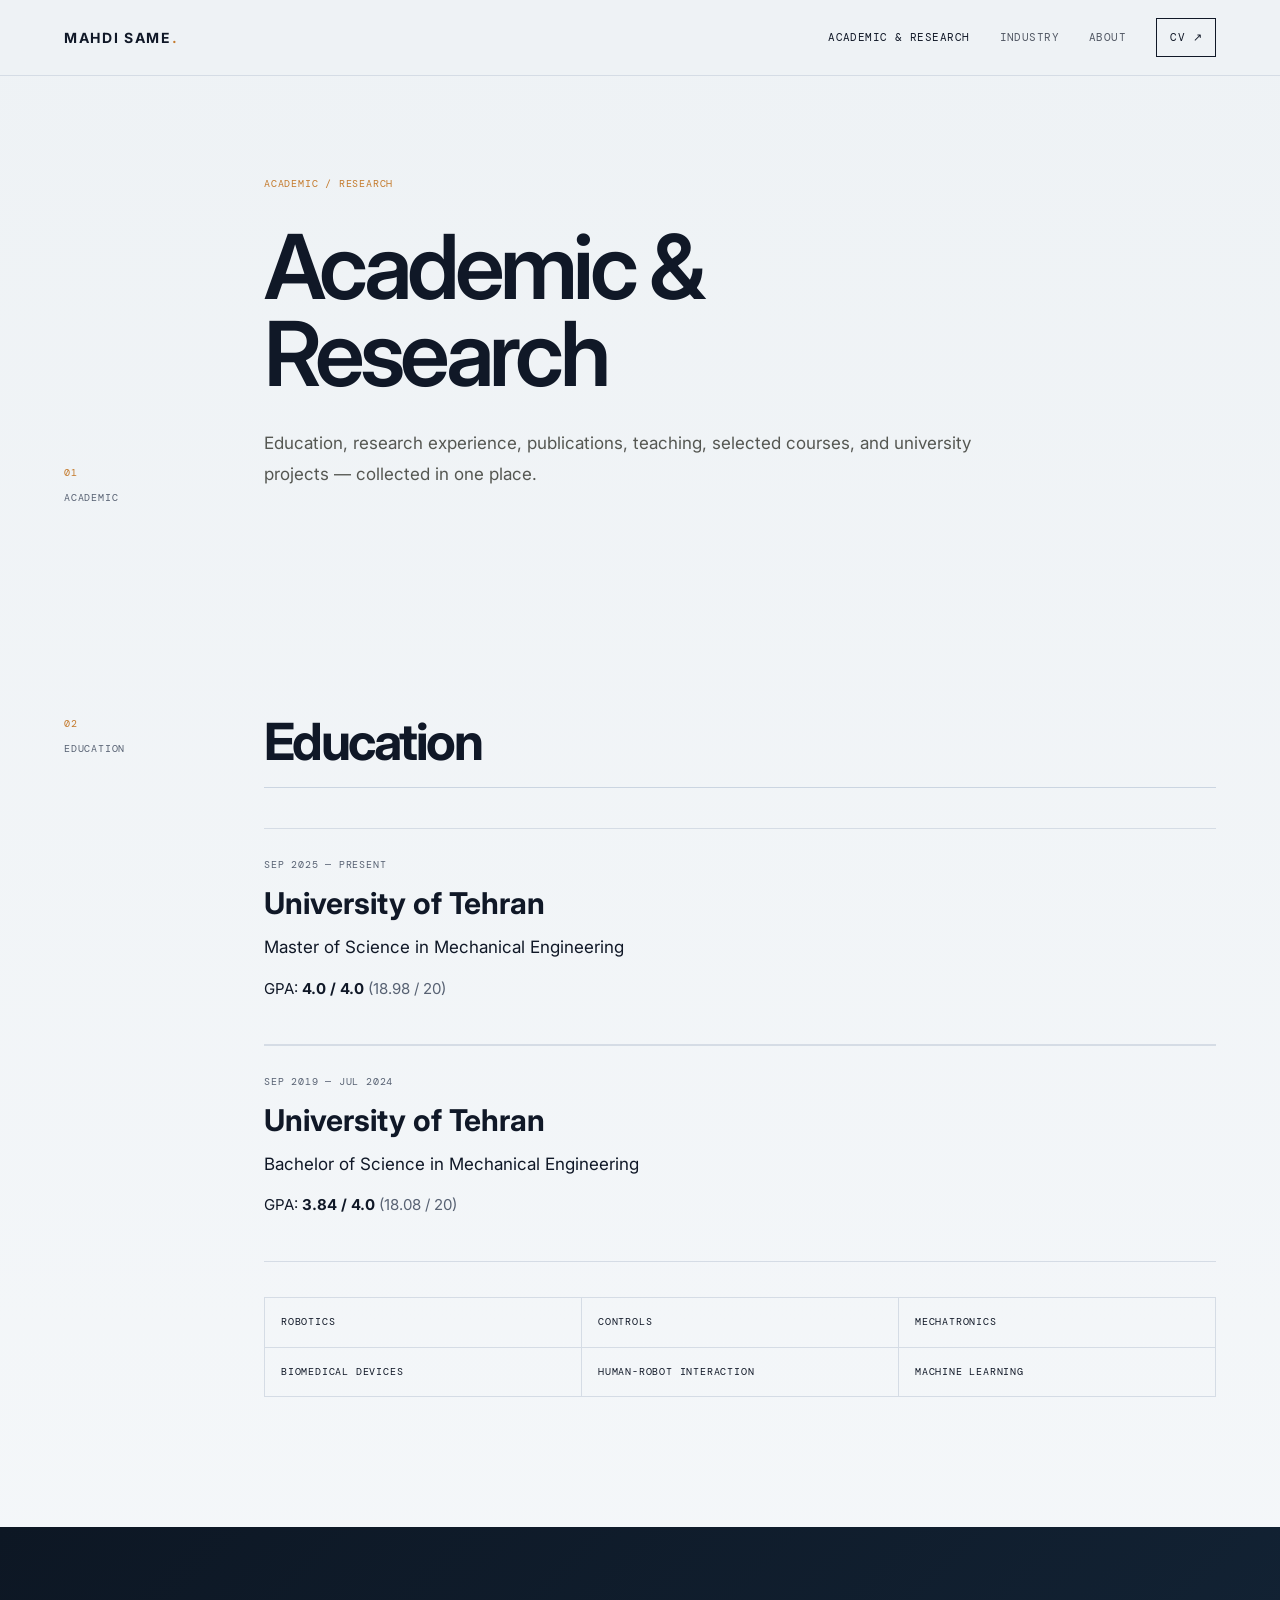
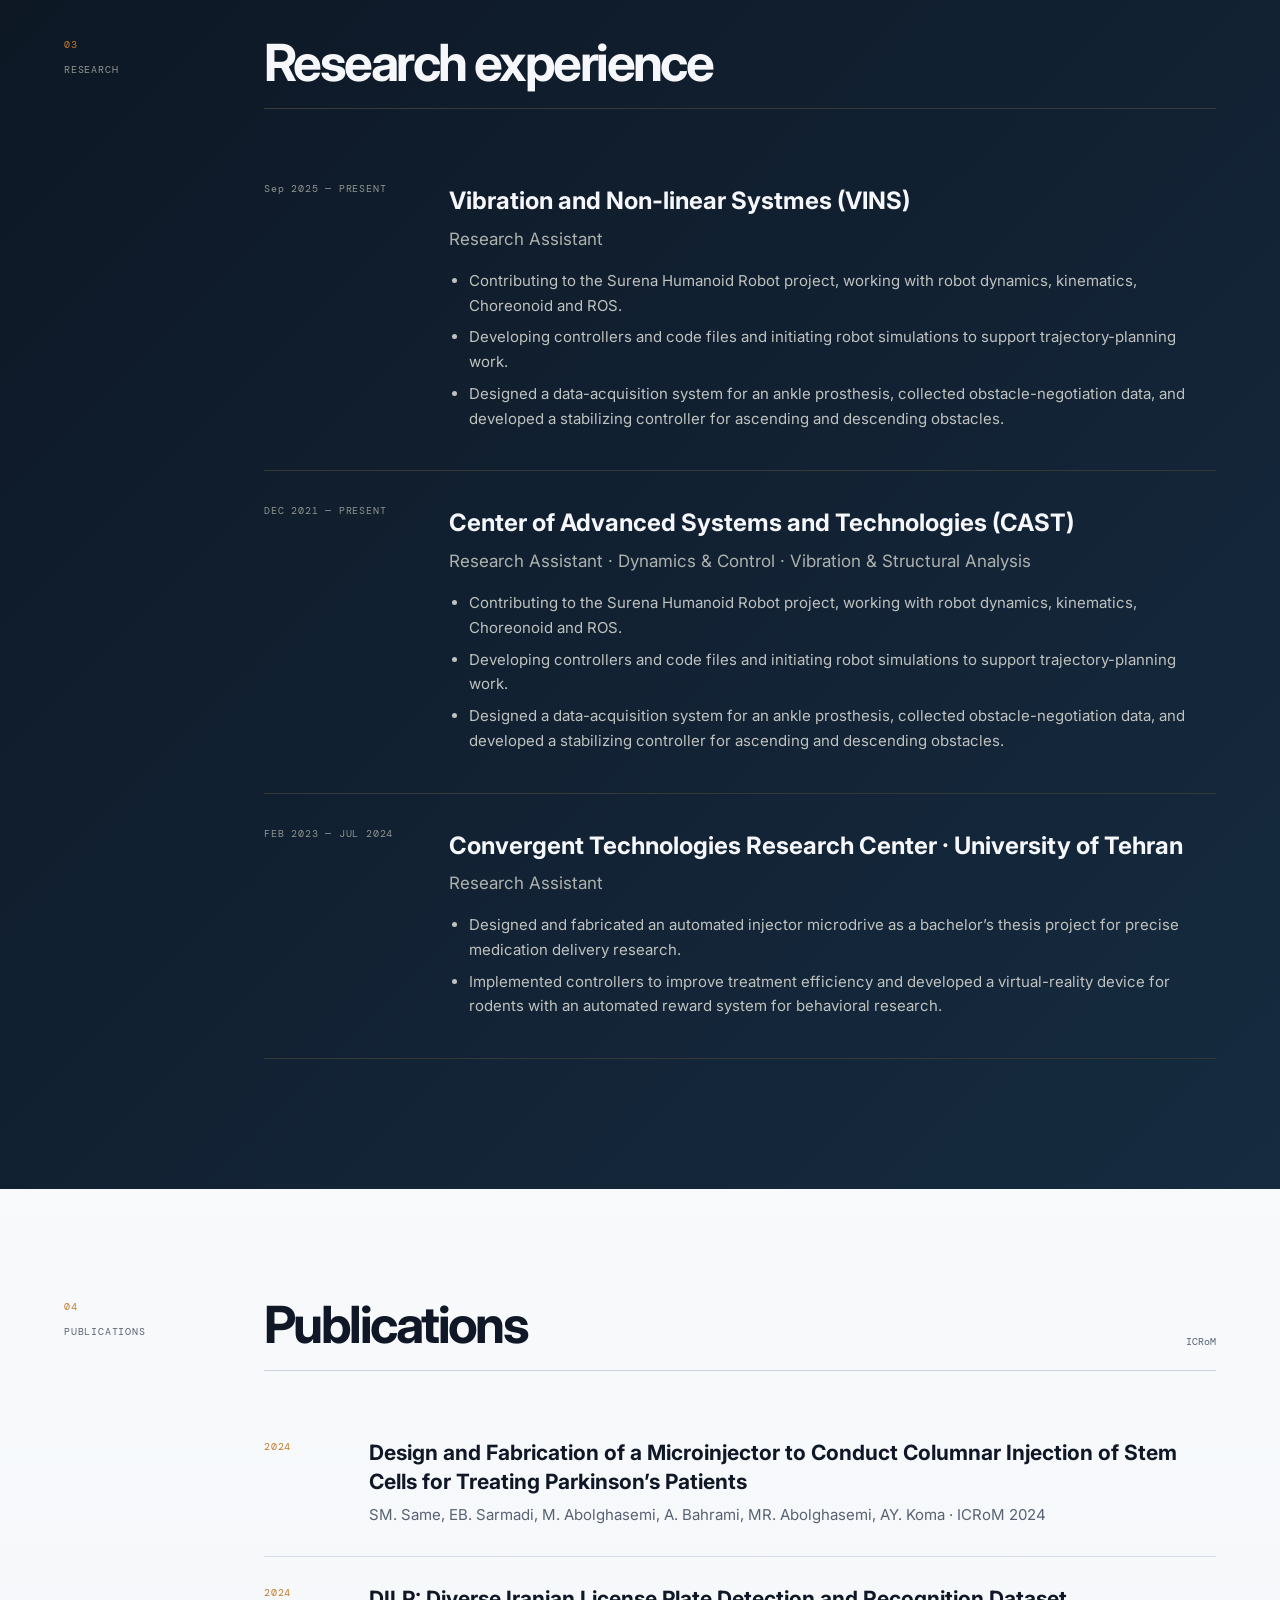
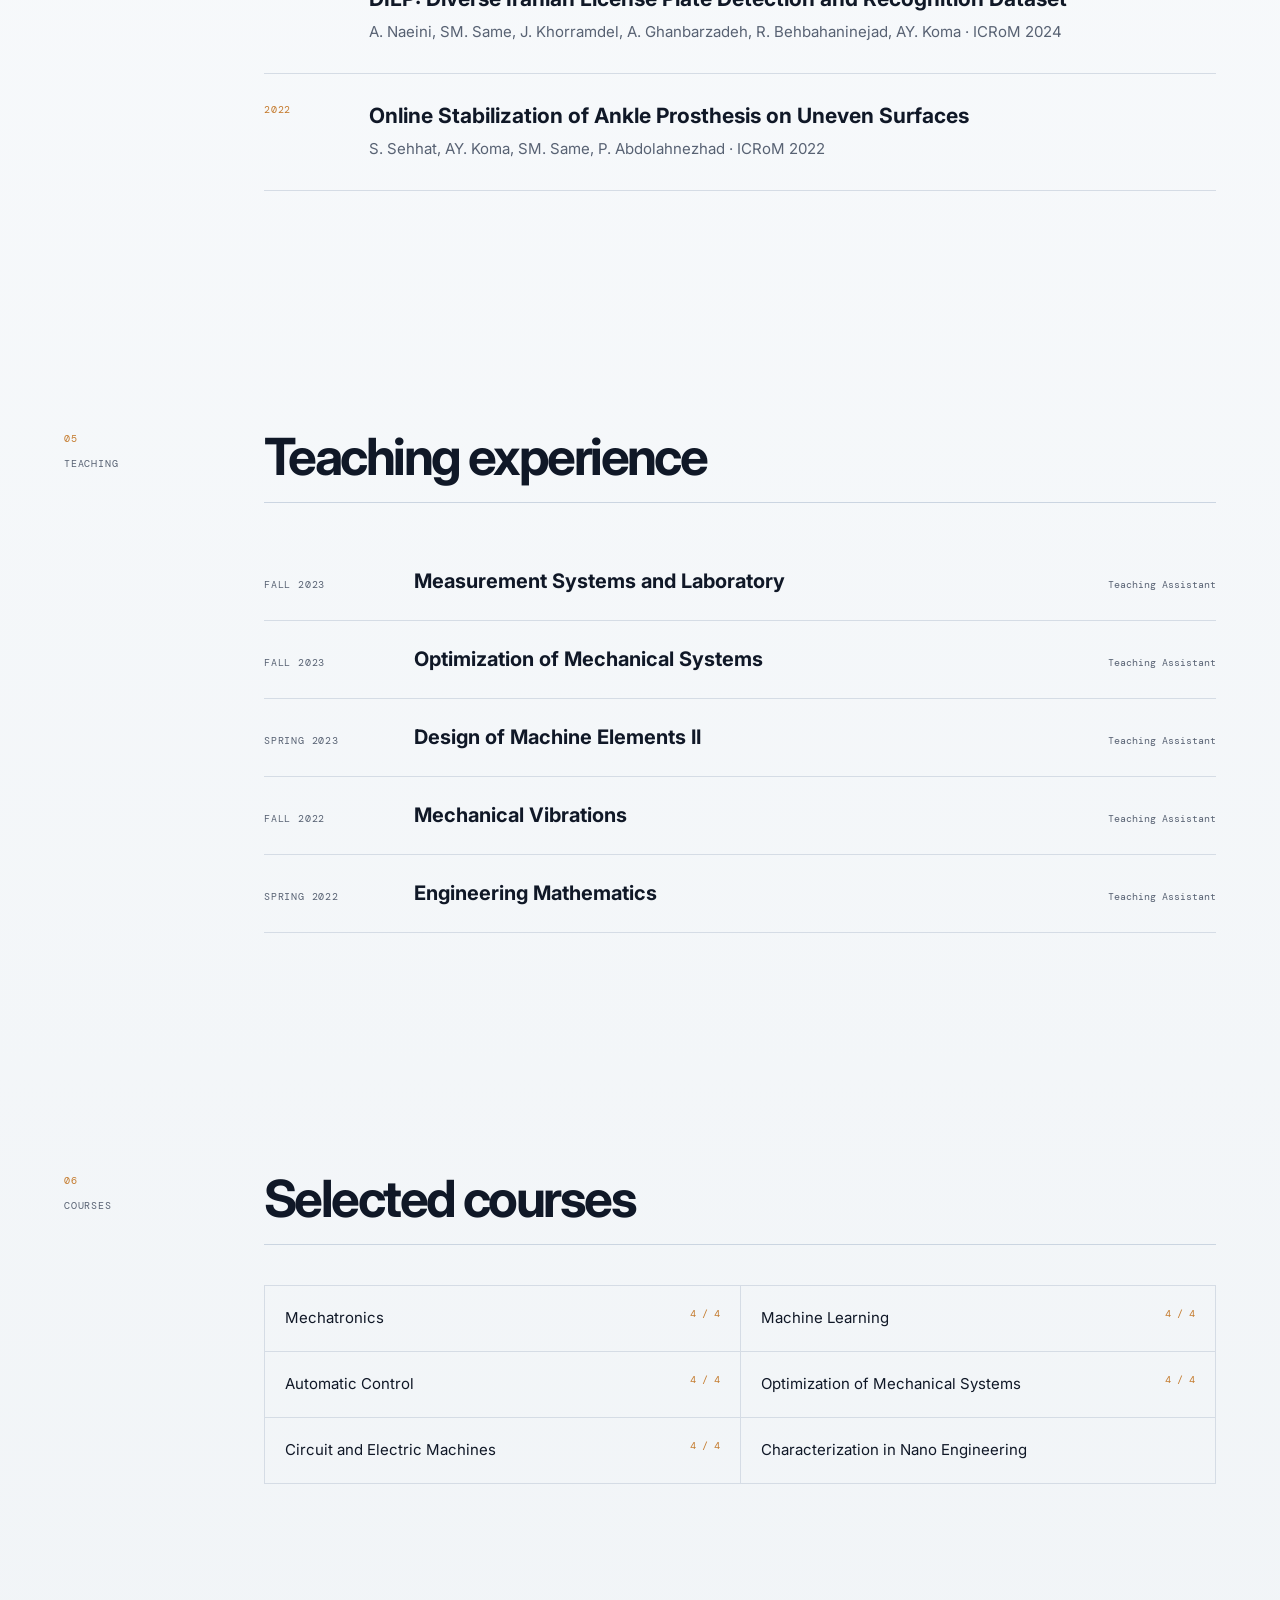
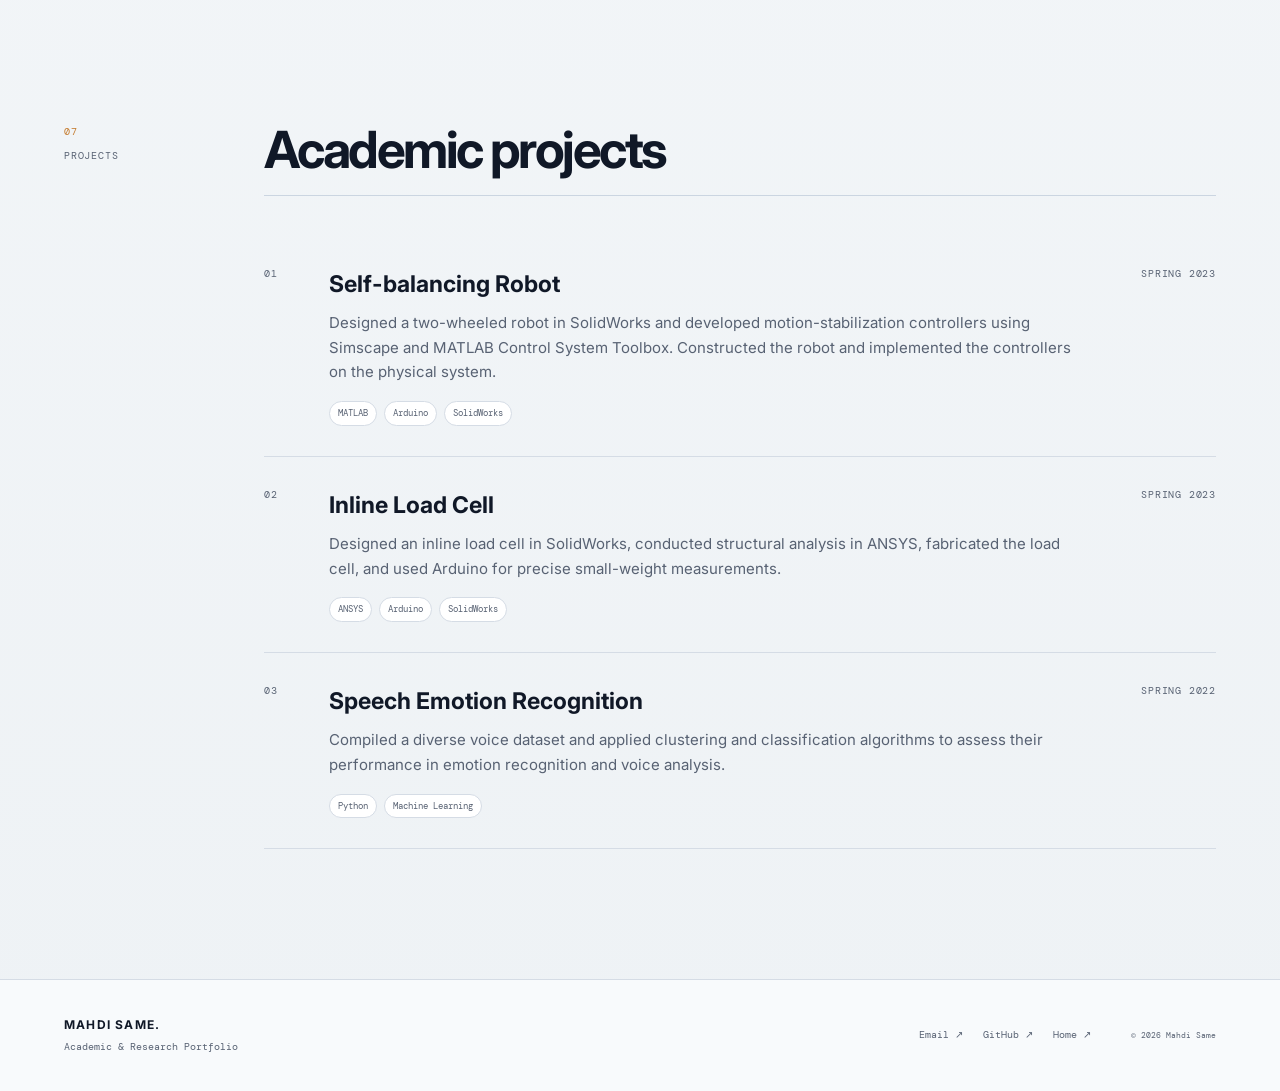
<file: academic.html>
<!DOCTYPE html>
<html lang="en">
<head>
  <meta charset="UTF-8" />
  <meta name="viewport" content="width=device-width, initial-scale=1.0" />
  <meta name="description" content="Mahdi Same — Academic and Research portfolio." />
  <title>Academic & Research — Mahdi Same</title>
  <link rel="preconnect" href="https://fonts.googleapis.com">
  <link rel="preconnect" href="https://fonts.gstatic.com" crossorigin>
  <link href="https://fonts.googleapis.com/css2?family=DM+Mono:wght@400;500&family=Inter:wght@400;500;600;700&family=Source+Serif+4:ital,wght@0,500;1,500&display=swap" rel="stylesheet">
  <link rel="stylesheet" href="style.css" />
</head>
<body>
<header class="nav">
  <a class="brand" href="index.html">MAHDI SAME<span>.</span></a>
  <nav><a class="active" href="academic.html">Academic &amp; Research</a><a href="industry.html">Industry</a><a href="index.html#about">About</a><a class="nav-cv" href="assets/Mahdi_Same_CV.pdf">CV ↗</a></nav>
</header>
<main>
  <section class="page-hero section-grid reveal">
    <div class="section-label"><span>01</span><span>ACADEMIC</span></div>
    <div><div class="eyebrow"><span>ACADEMIC / RESEARCH</span></div><h1>Academic &amp;<br>Research</em></h1><p class="hero-lead">Education, research experience, publications, teaching, selected courses, and university projects — collected in one place.</p></div>
  </section>

  <section class="section section-grid reveal" id="education">
    <div class="section-label"><span>02</span><span>EDUCATION</span></div>
    <div><div class="section-heading-row"><h2>Education</div>
      <div class="academic-entry featured-entry"><div class="entry-kicker">SEP 2025 — Present</div><h3>University of Tehran</h3><p class="entry-title">Master of Science in Mechanical Engineering</p><p>GPA: <strong>4.0 / 4.0</strong> <span class="muted">(18.98 / 20)</span></p></div>
      <div class="academic-entry featured-entry"><div class="entry-kicker">SEP 2019 — JUL 2024</div><h3>University of Tehran</h3><p class="entry-title">Bachelor of Science in Mechanical Engineering</p><p>GPA: <strong>3.84 / 4.0</strong> <span class="muted">(18.08 / 20)</span></p></div>
      <div class="interest-grid"><span>Robotics</span><span>Controls</span><span>Mechatronics</span><span>Biomedical Devices</span><span>Human-Robot Interaction</span><span>Machine Learning</span></div>
    </div>
  </section>

  <section class="section section-grid dark-section reveal" id="research">
    <div class="section-label"><span>03</span><span>RESEARCH</span></div>
    <div><div class="section-heading-row"><h2>Research experience</div>
      <div class="research-entry"><div class="date">Sep 2025 — PRESENT</div><div><h3>Vibration and Non-linear Systmes (VINS)</h3><p class="entry-title">Research Assistant</p><ul><li>Contributing to the Surena Humanoid Robot project, working with robot dynamics, kinematics, Choreonoid and ROS.</li><li>Developing controllers and code files and initiating robot simulations to support trajectory-planning work.</li><li>Designed a data-acquisition system for an ankle prosthesis, collected obstacle-negotiation data, and developed a stabilizing controller for ascending and descending obstacles.</li></ul></div></div>
      <div class="research-entry"><div class="date">DEC 2021 — PRESENT</div><div><h3>Center of Advanced Systems and Technologies (CAST)</h3><p class="entry-title">Research Assistant · Dynamics &amp; Control · Vibration &amp; Structural Analysis</p><ul><li>Contributing to the Surena Humanoid Robot project, working with robot dynamics, kinematics, Choreonoid and ROS.</li><li>Developing controllers and code files and initiating robot simulations to support trajectory-planning work.</li><li>Designed a data-acquisition system for an ankle prosthesis, collected obstacle-negotiation data, and developed a stabilizing controller for ascending and descending obstacles.</li></ul></div></div>
      <div class="research-entry"><div class="date">FEB 2023 — JUL 2024</div><div><h3>Convergent Technologies Research Center · University of Tehran</h3><p class="entry-title">Research Assistant</p><ul><li>Designed and fabricated an automated injector microdrive as a bachelor’s thesis project for precise medication delivery research.</li><li>Implemented controllers to improve treatment efficiency and developed a virtual-reality device for rodents with an automated reward system for behavioral research.</li></ul></div></div>
    </div>
  </section>

  <section class="section section-grid reveal" id="publications">
    <div class="section-label"><span>04</span><span>PUBLICATIONS</span></div>
    <div><div class="section-heading-row"><h2>Publications</h2><span>ICRoM</span></div>
      <div class="publication-list">
        <article><span class="pub-year">2024</span><div><h3>Design and Fabrication of a Microinjector to Conduct Columnar Injection of Stem Cells for Treating Parkinson’s Patients</h3><p>SM. Same, EB. Sarmadi, M. Abolghasemi, A. Bahrami, MR. Abolghasemi, AY. Koma · ICRoM 2024</p></div></article>
        <article><span class="pub-year">2024</span><div><h3>DILP: Diverse Iranian License Plate Detection and Recognition Dataset</h3><p>A. Naeini, SM. Same, J. Khorramdel, A. Ghanbarzadeh, R. Behbahaninejad, AY. Koma · ICRoM 2024</p></div></article>
        <article><span class="pub-year">2022</span><div><h3>Online Stabilization of Ankle Prosthesis on Uneven Surfaces</h3><p>S. Sehhat, AY. Koma, SM. Same, P. Abdolahnezhad · ICRoM 2022</p></div></article>
      </div>
    </div>
  </section>

  <section class="section section-grid reveal" id="teaching">
    <div class="section-label"><span>05</span><span>TEACHING</span></div>
    <div><div class="section-heading-row"><h2>Teaching experience</div>
      <div class="compact-list">
        <div><span>FALL 2023</span><h3>Measurement Systems and Laboratory</h3><b>Teaching Assistant</b></div>
        <div><span>FALL 2023</span><h3>Optimization of Mechanical Systems</h3><b>Teaching Assistant</b></div>
        <div><span>SPRING 2023</span><h3>Design of Machine Elements II</h3><b>Teaching Assistant</b></div>
        <div><span>FALL 2022</span><h3>Mechanical Vibrations</h3><b>Teaching Assistant</b></div>
        <div><span>SPRING 2022</span><h3>Engineering Mathematics</h3><b>Teaching Assistant</b></div>
      </div>
    </div>
  </section>

  <section class="section section-grid reveal" id="courses">
    <div class="section-label"><span>06</span><span>COURSES</span></div>
    <div><div class="section-heading-row"><h2>Selected courses</div>
      <div class="course-grid"><div>Mechatronics <b>4 / 4</b></div><div>Machine Learning <b>4 / 4</b></div><div>Automatic Control <b>4 / 4</b></div><div>Optimization of Mechanical Systems <b>4 / 4</b></div><div>Circuit and Electric Machines <b>4 / 4</b></div><div>Characterization in Nano Engineering</div></div>
    </div>
  </section>

  <section class="section section-grid reveal" id="projects">
    <div class="section-label"><span>07</span><span>PROJECTS</span></div>
    <div><div class="section-heading-row"><h2>Academic projects</div>
      <div class="project-list academic-projects">
        <article><span>01</span><div><h3>Self-balancing Robot</h3><p>Designed a two-wheeled robot in SolidWorks and developed motion-stabilization controllers using Simscape and MATLAB Control System Toolbox. Constructed the robot and implemented the controllers on the physical system.</p><div class="tags"><span>MATLAB</span><span>Arduino</span><span>SolidWorks</span></div></div><b>SPRING 2023</b></article>
        <article><span>02</span><div><h3>Inline Load Cell</h3><p>Designed an inline load cell in SolidWorks, conducted structural analysis in ANSYS, fabricated the load cell, and used Arduino for precise small-weight measurements.</p><div class="tags"><span>ANSYS</span><span>Arduino</span><span>SolidWorks</span></div></div><b>SPRING 2023</b></article>
        <article><span>03</span><div><h3>Speech Emotion Recognition</h3><p>Compiled a diverse voice dataset and applied clustering and classification algorithms to assess their performance in emotion recognition and voice analysis.</p><div class="tags"><span>Python</span><span>Machine Learning</span></div></div><b>SPRING 2022</b></article>
      </div>
    </div>
  </section>
</main>
<footer><div><strong>MAHDI SAME.</strong><span>Academic &amp; Research Portfolio</span></div><div class="footer-links"><a href="mailto:s.mahdi.same@gmail.com">Email ↗</a><a href="https://github.com/MahdiSme" target="_blank" rel="noreferrer">GitHub ↗</a><a href="index.html">Home ↗</a></div><small>© 2026 Mahdi Same</small></footer>
<script>const els=document.querySelectorAll('.reveal');const o=new IntersectionObserver(es=>es.forEach(e=>{if(e.isIntersecting){e.target.classList.add('is-visible');o.unobserve(e.target)}}),{threshold:.1});els.forEach(e=>o.observe(e));</script>
</body>
</html>
</file>
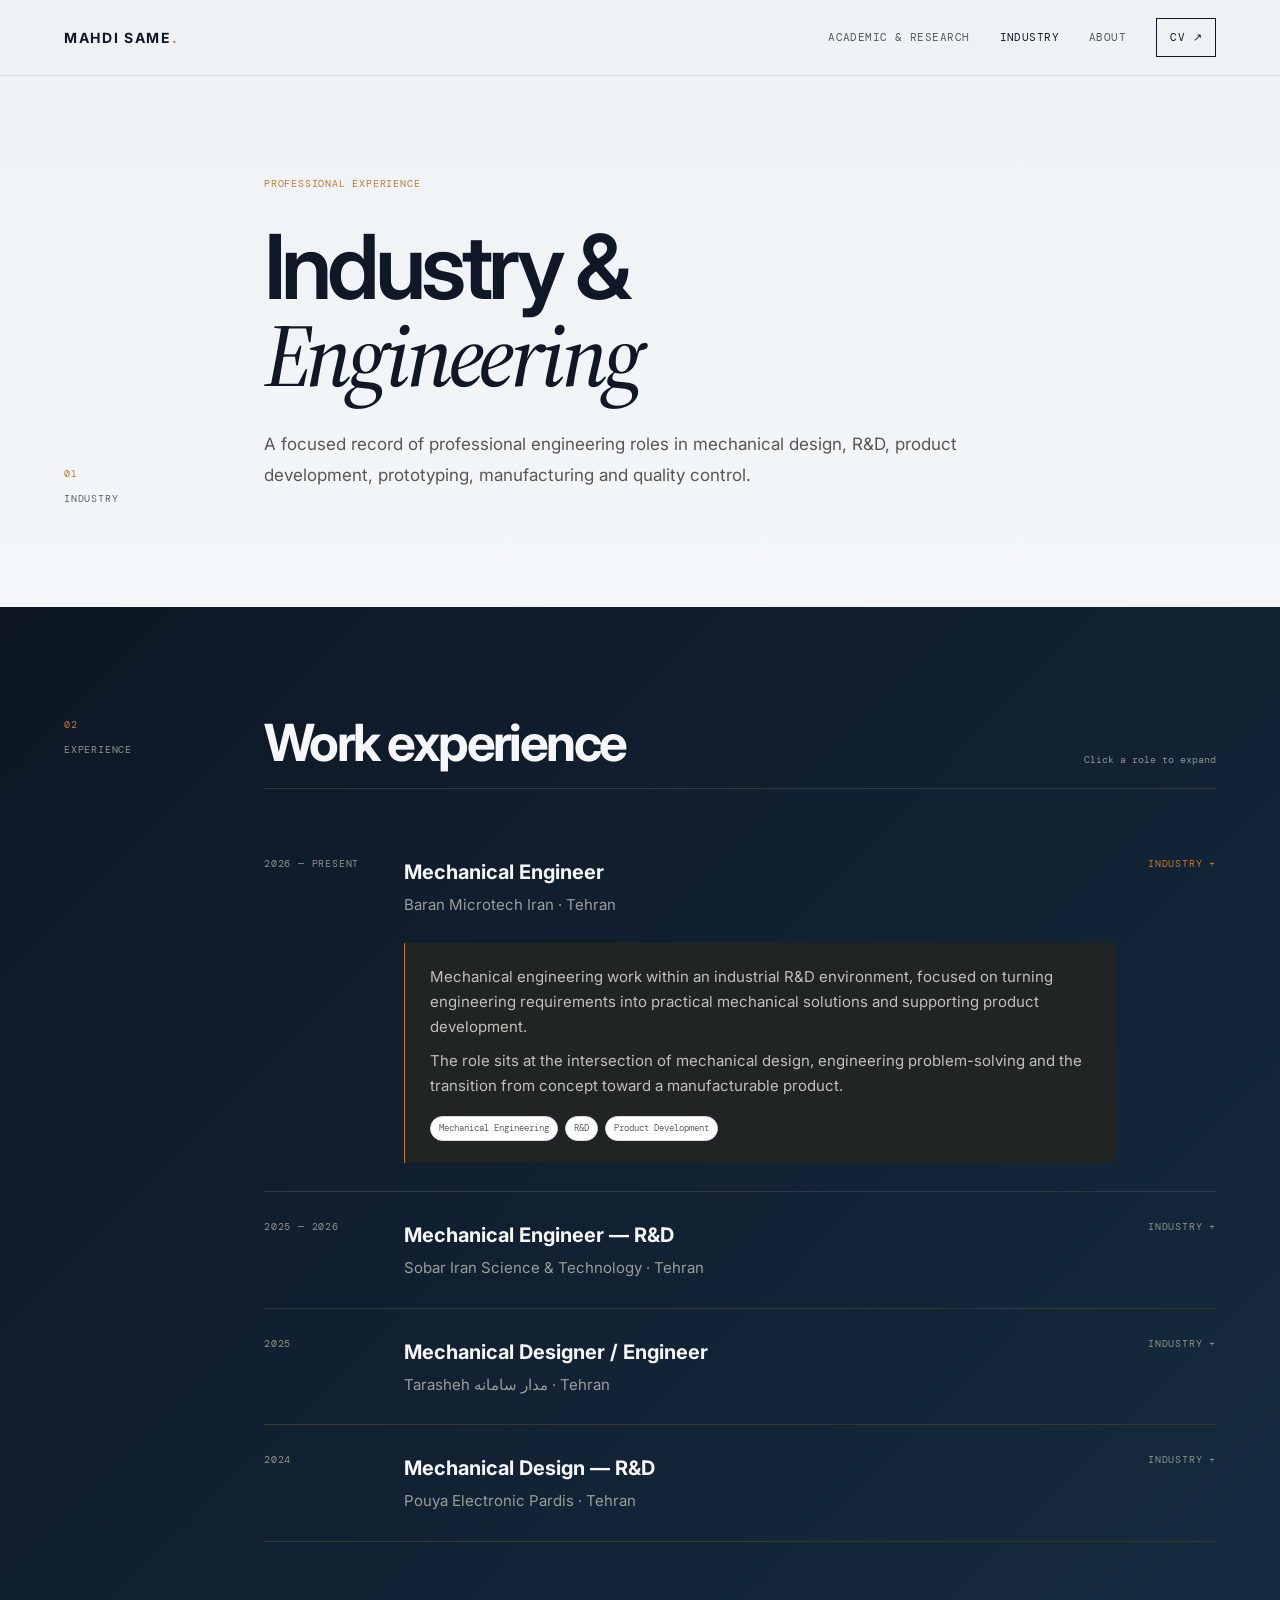
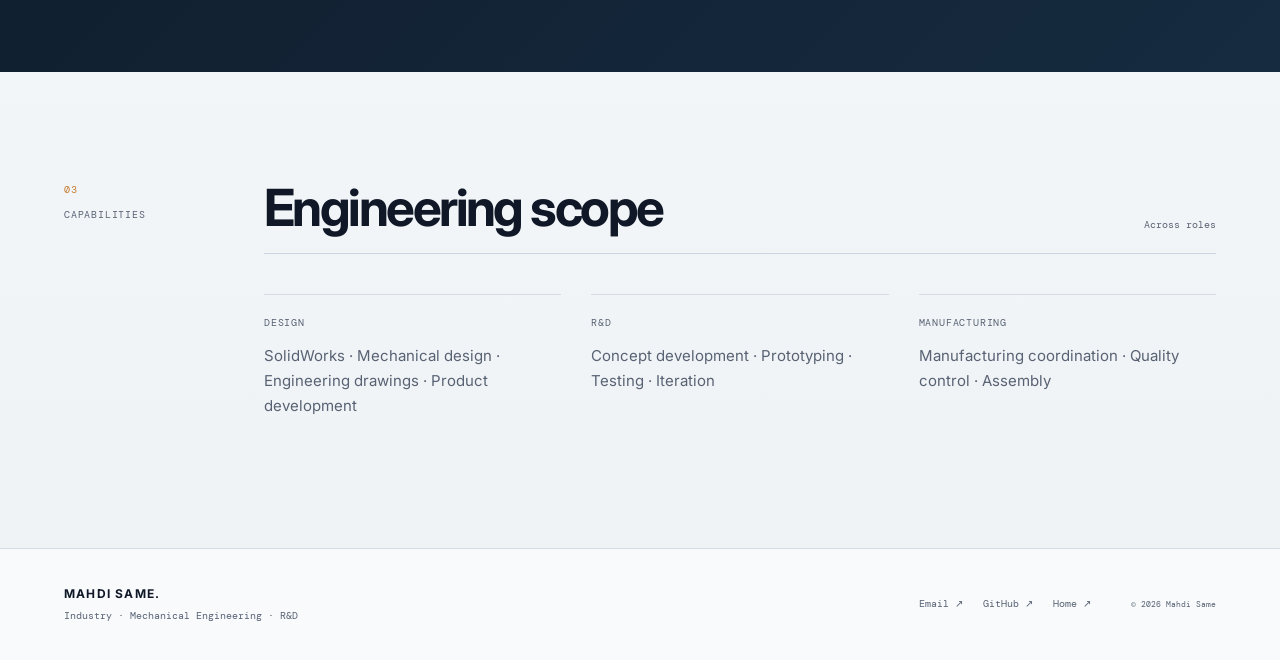
<file: industry.html>
<!DOCTYPE html>
<html lang="en">
<head>
  <meta charset="UTF-8" />
  <meta name="viewport" content="width=device-width, initial-scale=1.0" />
  <meta name="description" content="Mahdi Same — Industry and professional engineering experience." />
  <title>Industry Experience — Mahdi Same</title>
  <link rel="preconnect" href="https://fonts.googleapis.com">
  <link rel="preconnect" href="https://fonts.gstatic.com" crossorigin>
  <link href="https://fonts.googleapis.com/css2?family=DM+Mono:wght@400;500&family=Inter:wght@400;500;600;700&family=Source+Serif+4:ital,wght@0,500;1,500&display=swap" rel="stylesheet">
  <link rel="stylesheet" href="style.css" />
</head>
<body>
<header class="nav"><a class="brand" href="index.html">MAHDI SAME<span>.</span></a><nav><a href="academic.html">Academic &amp; Research</a><a class="active" href="industry.html">Industry</a><a href="index.html#about">About</a><a class="nav-cv" href="assets/Mahdi_Same_CV.pdf">CV ↗</a></nav></header>
<main>
  <section class="page-hero section-grid reveal"><div class="section-label"><span>01</span><span>INDUSTRY</span></div><div><div class="eyebrow"><span>PROFESSIONAL EXPERIENCE</span></div><h1>Industry &amp;<br><em>Engineering</em></h1><p class="hero-lead">A focused record of professional engineering roles in mechanical design, R&amp;D, product development, prototyping, manufacturing and quality control.</p></div></section>

  <section class="section section-grid dark-section reveal" id="experience"><div class="section-label"><span>02</span><span>EXPERIENCE</span></div><div><div class="section-heading-row"><h2>Work experience</h2><span>Click a role to expand</span></div>
    <div class="experience-accordion">
      <details open><summary><span class="date">2026 — PRESENT</span><div><h3>Mechanical Engineer</h3><p>Baran Microtech Iran · Tehran</p></div><span class="type">INDUSTRY +</span></summary><div class="experience-detail"><p>Mechanical engineering work within an industrial R&amp;D environment, focused on turning engineering requirements into practical mechanical solutions and supporting product development.</p><p>The role sits at the intersection of mechanical design, engineering problem-solving and the transition from concept toward a manufacturable product.</p><div class="tags"><span>Mechanical Engineering</span><span>R&amp;D</span><span>Product Development</span></div></div></details>
      <details><summary><span class="date">2025 — 2026</span><div><h3>Mechanical Engineer — R&amp;D</h3><p>Sobar Iran Science &amp; Technology · Tehran</p></div><span class="type">INDUSTRY +</span></summary><div class="experience-detail"><p>Worked in mechanical R&amp;D with an emphasis on product development, mechanical design and engineering documentation.</p><p>The work involved developing and refining mechanical solutions while coordinating the practical steps required to move designs toward fabrication and assembly.</p><div class="tags"><span>R&amp;D</span><span>Mechanical Design</span><span>Documentation</span></div></div></details>
      <details><summary><span class="date">2025</span><div><h3>Mechanical Designer / Engineer</h3><p>Tarasheh مدار سامانه · Tehran</p></div><span class="type">INDUSTRY +</span></summary><div class="experience-detail"><p>Worked across mechanical design and engineering tasks, translating requirements into detailed mechanical solutions and supporting the development of physical components.</p><p>The role combined CAD-oriented design work with practical engineering considerations for fabrication and implementation.</p><div class="tags"><span>CAD</span><span>Mechanical Design</span><span>Engineering</span></div></div></details>
      <details><summary><span class="date">2024</span><div><h3>Mechanical Design — R&amp;D</h3><p>Pouya Electronic Pardis · Tehran</p></div><span class="type">INDUSTRY +</span></summary><div class="experience-detail"><p>Supported R&amp;D projects through mechanical design and engineering documentation, with a focus on taking concepts into manufacturable components and assemblies.</p><p>The broader work included prototyping, manufacturing coordination, quality control and assembly across R&amp;D projects.</p><div class="tags"><span>Mechanical Design</span><span>Prototyping</span><span>Manufacturing</span><span>QC</span></div></div></details>
    </div>
  </div></section>

  <section class="section section-grid reveal"><div class="section-label"><span>03</span><span>CAPABILITIES</span></div><div><div class="section-heading-row"><h2>Engineering scope</h2><span>Across roles</span></div><div class="capability-grid"><div><span>DESIGN</span><p>SolidWorks · Mechanical design · Engineering drawings · Product development</p></div><div><span>R&amp;D</span><p>Concept development · Prototyping · Testing · Iteration</p></div><div><span>MANUFACTURING</span><p>Manufacturing coordination · Quality control · Assembly</p></div></div></div></section>
</main>
<footer><div><strong>MAHDI SAME.</strong><span>Industry · Mechanical Engineering · R&amp;D</span></div><div class="footer-links"><a href="mailto:s.mahdi.same@gmail.com">Email ↗</a><a href="https://github.com/MahdiSme" target="_blank" rel="noreferrer">GitHub ↗</a><a href="index.html">Home ↗</a></div><small>© 2026 Mahdi Same</small></footer>
<script>const els=document.querySelectorAll('.reveal');const o=new IntersectionObserver(es=>es.forEach(e=>{if(e.isIntersecting){e.target.classList.add('is-visible');o.unobserve(e.target)}}),{threshold:.1});els.forEach(e=>o.observe(e));</script>
</body>
</html>
</file>
<file: style.css>
:root{--bg:#f3f2ee;--paper:#faf9f5;--ink:#171817;--muted:#696b67;--line:#d6d5ce;--blue:#234e70;--blue-soft:#dfe9ee;--amber:#a9682c;--amber-soft:#eee0d1;--dark:#181b1b;--white:#f3f2ee}*{box-sizing:border-box}html{scroll-behavior:smooth}body{margin:0;background:var(--bg);color:var(--ink);font-family:Inter,Arial,sans-serif;font-size:15px;line-height:1.65}a{color:inherit;text-decoration:none}.nav{height:76px;border-bottom:1px solid var(--line);display:flex;align-items:center;justify-content:space-between;padding:0 5vw;position:sticky;top:0;background:rgba(243,242,238,.92);backdrop-filter:blur(12px);z-index:10}.brand{font-size:14px;font-weight:700;letter-spacing:.12em}.brand span{color:var(--amber)}nav{display:flex;gap:30px;align-items:center;font-family:'DM Mono',monospace;font-size:11px;text-transform:uppercase;letter-spacing:.04em}nav a{opacity:.7;transition:.2s}nav a:hover{opacity:1}.nav-cv{border:1px solid var(--ink);padding:9px 13px;opacity:1}.section-grid{display:grid;grid-template-columns:150px minmax(0,1fr);gap:50px;padding-left:5vw;padding-right:5vw}.hero{min-height:calc(100vh - 76px);align-items:center;padding-top:8vh;padding-bottom:8vh}.eyebrow,.section-label,.path-top,.project-meta,.date,.type,.pub-year,.skill-columns span,.blueprint-label,.hero-code{font-family:'DM Mono',monospace;font-size:10px;letter-spacing:.08em}.eyebrow{display:flex;gap:16px;color:var(--muted);margin-bottom:30px}.eyebrow span,.section-label span:first-child{color:var(--amber)}h1{font-size:clamp(48px,7vw,92px);line-height:.98;letter-spacing:-.055em;margin:0 0 30px;font-weight:600}h1 em,.statement em,.about h2 em{font-family:'Source Serif 4',serif;font-weight:500}.hero-lead{font-size:17px;max-width:620px;color:#555752;line-height:1.8}.hero-actions{display:flex;gap:12px;margin-top:35px}.button{display:inline-flex;gap:30px;border:1px solid var(--line);padding:13px 17px;font-family:'DM Mono',monospace;font-size:11px}.button.primary{background:var(--ink);color:var(--white);border-color:var(--ink)}.hero-visual{height:510px;position:relative;border-left:1px solid var(--line);border-bottom:1px solid var(--line);background-image:linear-gradient(rgba(23,24,23,.05) 1px,transparent 1px),linear-gradient(90deg,rgba(23,24,23,.05) 1px,transparent 1px);background-size:42px 42px;overflow:hidden}.blueprint-label{position:absolute;top:20px;right:20px;color:var(--blue)}.axis{position:absolute;background:var(--blue);opacity:.55}.axis.x{height:1px;width:330px;left:22%;top:58%;transform:rotate(-22deg)}.axis.y{height:1px;width:280px;left:36%;top:48%;transform:rotate(68deg)}.axis.z{height:1px;width:260px;left:40%;top:57%;transform:rotate(12deg)}.joint{position:absolute;width:18px;height:18px;border:2px solid var(--blue);border-radius:50%;background:var(--bg)}.j1{left:29%;top:54%}.j2{left:51%;top:39%}.j3{left:72%;top:54%}.arm{position:absolute;height:2px;background:var(--blue);transform-origin:left}.a1{width:180px;left:30%;top:55%;transform:rotate(-34deg)}.a2{width:180px;left:52%;top:40%;transform:rotate(34deg)}.a3{width:105px;left:72%;top:55%;transform:rotate(-62deg)}.dimension{position:absolute;border-top:1px solid var(--amber);height:40px;width:120px;color:var(--amber);font-family:'DM Mono',monospace;font-size:12px}.dimension:before,.dimension:after{content:'';position:absolute;top:-4px;width:7px;height:7px;border-top:1px solid var(--amber)}.dimension:before{left:0;transform:rotate(-45deg)}.dimension:after{right:0;transform:rotate(45deg)}.d1{left:30%;top:28%;transform:rotate(-34deg)}.d2{left:57%;top:66%;transform:rotate(34deg)}.coordinate{position:absolute;right:12%;bottom:13%;font-family:'DM Mono',monospace;font-size:11px;line-height:1.2;color:var(--blue)}.hero-code{position:absolute;left:25px;bottom:20px;line-height:1.8;color:var(--muted)}.identity{padding-top:130px;padding-bottom:80px}.section-label{display:flex;flex-direction:column;gap:8px;color:var(--muted)}.statement{font-size:clamp(30px,4vw,52px);line-height:1.15;letter-spacing:-.035em;margin:0 0 25px}.body-copy{max-width:720px;color:var(--muted);font-size:16px}.paths{display:grid;grid-template-columns:1fr 1fr;margin:0 5vw 140px}.path-card{min-height:390px;padding:24px;border:1px solid var(--line);display:flex;flex-direction:column;justify-content:space-between;transition:.3s}.path-card+ .path-card{border-left:0}.path-card.academic:hover{background:var(--blue-soft)}.path-card.industry:hover{background:var(--amber-soft)}.path-top,.path-bottom{display:flex;justify-content:space-between;color:var(--muted)}.path-content{display:flex;justify-content:space-between;align-items:center;gap:30px}.path-content h2{font-size:clamp(34px,4vw,56px);line-height:1;letter-spacing:-.05em;margin:0 0 22px}.path-content p{max-width:430px;color:var(--muted)}.path-symbol{font-family:'Source Serif 4',serif;font-size:34px;display:flex;flex-direction:column;align-items:center;gap:6px;opacity:.7}.academic-symbol{color:var(--blue)}.industrial-symbol{color:var(--amber)}.path-bottom{border-top:1px solid var(--line);padding-top:15px}.section{padding-top:110px;padding-bottom:130px}.section-heading-row{display:flex;align-items:end;justify-content:space-between;border-bottom:1px solid var(--line);padding-bottom:20px;margin-bottom:40px}.section-heading-row h2{font-size:clamp(35px,4vw,56px);line-height:1;margin:0;letter-spacing:-.05em}.section-heading-row>span{font-family:'DM Mono',monospace;font-size:10px;color:var(--muted)}.work-grid{display:grid;grid-template-columns:1fr 1fr;gap:60px 30px}.project-image{height:330px;background:var(--paper);border:1px solid var(--line);position:relative;overflow:hidden}.project-image>span{position:absolute;top:17px;left:17px;font-family:'DM Mono',monospace;font-size:12px}.project-image small{position:absolute;top:18px;right:18px;font-family:'DM Mono',monospace;font-size:9px;color:var(--muted)}.surena{background-color:#e9eceb;background-image:linear-gradient(rgba(35,78,112,.08) 1px,transparent 1px),linear-gradient(90deg,rgba(35,78,112,.08) 1px,transparent 1px);background-size:28px 28px}.robot-line{position:absolute;left:31%;top:25%;width:37%;height:50%;border:2px solid var(--blue);border-radius:48% 48% 30% 30%;transform:skew(-4deg)}.robot-line:after{content:'';position:absolute;left:50%;top:0;height:100%;border-left:1px dashed var(--blue)}.prosthesis{background:linear-gradient(150deg,#f0efea,#dfe9ee)}.wave{position:absolute;left:12%;right:12%;top:50%;height:50px;border-top:2px solid var(--blue);border-radius:50%;transform:rotate(-8deg);box-shadow:0 -13px 0 -12px var(--blue),0 13px 0 -12px var(--blue)}.microdrive{background:linear-gradient(135deg,#eee9e1,#f6f5f1)}.syringe{position:absolute;width:55%;height:28px;left:24%;top:49%;border:2px solid var(--ink);transform:rotate(-18deg)}.syringe:before{content:'';position:absolute;width:70px;height:8px;border:2px solid var(--ink);left:-74px;top:7px}.syringe:after{content:'';position:absolute;height:120px;border-left:2px solid var(--amber);right:-25px;top:-48px;transform:rotate(18deg)}.industry-project{background-color:#e9e5de;background-image:linear-gradient(rgba(169,104,44,.07) 1px,transparent 1px),linear-gradient(90deg,rgba(169,104,44,.07) 1px,transparent 1px);background-size:35px 35px}.cad-box{position:absolute;width:45%;height:45%;left:28%;top:28%;border:2px solid var(--amber);transform:skewY(-12deg)}.cad-box:before,.cad-box:after{content:'';position:absolute;border:1px solid var(--amber)}.cad-box:before{width:70%;height:40%;left:15%;top:25%}.cad-box:after{width:1px;height:100%;left:50%;top:0}.project-meta{display:flex;justify-content:space-between;color:var(--muted);margin:15px 0 8px}.project h3{font-size:24px;letter-spacing:-.025em;margin:0 0 10px}.project p{color:var(--muted);max-width:620px}.tags{display:flex;gap:7px;flex-wrap:wrap;margin-top:16px}.tags span{border:1px solid var(--line);padding:4px 8px;font-family:'DM Mono',monospace;font-size:9px;color:var(--muted)}.dark-section{background:var(--dark);color:var(--white);padding-left:5vw;padding-right:5vw}.dark-section .section-label{color:#8f9490}.dark-section .section-heading-row{border-color:#363a38}.dark-section .section-heading-row>span{color:#8f9490}.timeline-item{display:grid;grid-template-columns:120px 1fr 100px;gap:20px;padding:25px 0;border-bottom:1px solid #343836;align-items:start}.timeline-item h3{margin:0;font-size:19px}.timeline-item p{margin:4px 0 0;color:#9a9e9b}.timeline-item .date,.timeline-item .type{color:#8f9490}.timeline-item .type{text-align:right}.publication-list article{display:grid;grid-template-columns:80px 1fr;gap:25px;padding:28px 0;border-bottom:1px solid var(--line)}.publication-list h3{font-size:21px;line-height:1.35;margin:0 0 7px}.publication-list p{color:var(--muted);margin:0}.pub-year{color:var(--amber)}.about{padding-top:100px;padding-bottom:150px}.about-content>h2{font-size:clamp(38px,5vw,65px);line-height:1.05;letter-spacing:-.045em;margin:0 0 35px}.about-content>p{font-size:17px;color:var(--muted);max-width:850px}.skill-columns{display:grid;grid-template-columns:repeat(3,1fr);gap:30px;margin-top:60px}.skill-columns div{border-top:1px solid var(--line);padding-top:14px}.skill-columns span{color:var(--muted)}.skill-columns p{margin:10px 0 0}.section:target{scroll-margin-top:100px}footer{border-top:1px solid var(--line);padding:35px 5vw;display:grid;grid-template-columns:1fr auto auto;gap:40px;align-items:center;font-family:'DM Mono',monospace;font-size:10px;color:var(--muted)}footer strong{display:block;color:var(--ink);font-family:Inter,sans-serif;font-size:12px;letter-spacing:.1em;margin-bottom:4px}.footer-links{display:flex;gap:20px}.footer-links a:hover{color:var(--ink)}@media(max-width:900px){.section-grid{grid-template-columns:1fr;gap:25px}.section-label{flex-direction:row}.hero{padding-top:70px}.hero-visual{height:380px;margin-top:30px}.paths{grid-template-columns:1fr}.path-card+.path-card{border-left:1px solid var(--line);border-top:0}.work-grid{grid-template-columns:1fr}.skill-columns{grid-template-columns:1fr}.timeline-item{grid-template-columns:90px 1fr}.timeline-item .type{display:none}footer{grid-template-columns:1fr;gap:15px}.nav{padding:0 4vw}.nav nav a:not(.nav-cv){display:none}.section{padding-top:80px;padding-bottom:90px}.paths{margin-bottom:80px}}@media(max-width:560px){h1{font-size:48px}.hero-actions{flex-direction:column;align-items:stretch}.button{justify-content:space-between}.hero-visual{height:310px}.path-content{align-items:flex-start}.path-symbol{display:none}.project-image{height:260px}.publication-list article{grid-template-columns:55px 1fr}.publication-list h3{font-size:17px}}

/* --- v2 motion + responsive hero --- */
.hero-visual{display:flex;align-items:stretch;isolation:isolate}
.hero-diagram{position:absolute;inset:0;width:100%;height:100%;color:var(--blue);opacity:.72;z-index:0}
.diagram-geometry line,.diagram-geometry circle{fill:var(--bg);stroke:currentColor;stroke-width:2}
.diagram-geometry .dimension-line,.diagram-geometry .arc-line{fill:none;stroke:var(--amber);stroke-width:1.5}
.axis-lines line{stroke:var(--blue);stroke-width:1.5;opacity:.65}
.diagram-labels text{fill:var(--blue);font-family:'DM Mono',monospace;font-size:12px}
.hero-photo-wrap{position:absolute;z-index:2;right:9%;top:18%;width:min(240px,42%);aspect-ratio:3/4}
.photo-frame{position:relative;width:100%;height:100%;background:var(--paper);border:1px solid var(--line);overflow:hidden;box-shadow:14px 14px 0 rgba(35,78,112,.08)}
.photo-frame:before{content:'';position:absolute;inset:10px;border:1px solid rgba(35,78,112,.22);z-index:2;pointer-events:none}
.photo-frame img{width:100%;height:100%;object-fit:cover;display:block;filter:saturate(.78) contrast(1.02)}
.photo-placeholder{display:none;position:absolute;inset:0;align-items:center;justify-content:center;text-align:center;font-family:'DM Mono',monospace;font-size:12px;letter-spacing:.12em;color:var(--blue);line-height:1.8;background:linear-gradient(135deg,#e9eceb,#f5f3ed)}
.photo-placeholder.show{display:flex}
.photo-note{position:absolute;right:-34px;bottom:-25px;font-family:'DM Mono',monospace;font-size:9px;color:var(--muted);transform:rotate(-90deg);transform-origin:right top}
.hero-code{z-index:3}
.reveal{opacity:0;transform:translateY(28px);transition:opacity .8s ease,transform .9s cubic-bezier(.2,.7,.2,1)}
.reveal.is-visible{opacity:1;transform:none}
.reveal-group>*{opacity:0;transform:translateY(25px);transition:opacity .7s ease,transform .8s cubic-bezier(.2,.7,.2,1)}
.reveal-group.is-visible>*{opacity:1;transform:none}
.reveal-group.is-visible>*:nth-child(2){transition-delay:.12s}
.reveal-group.is-visible>*:nth-child(3){transition-delay:.24s}
.nav nav a.active{opacity:1}
.path-card,.project,.publication-list article,.timeline-item{transition:transform .35s ease,background .35s ease,border-color .35s ease}
.path-card:hover{transform:translateY(-5px)}
.project:hover{transform:translateY(-5px)}
.project-image{transition:transform .5s ease}
.project:hover .project-image{transform:scale(.985)}

@media(max-width:1100px){
  .hero-visual{min-height:460px}
  .hero-photo-wrap{right:7%;top:17%;width:205px}
}
@media(max-width:900px){
  .hero-visual{height:420px;min-height:0}
  .hero-photo-wrap{right:8%;top:15%;width:190px}
  .hero-diagram{opacity:.58}
}
@media(max-width:650px){
  .hero-visual{height:340px;margin-top:25px}
  .hero-photo-wrap{right:7%;top:12%;width:135px}
  .photo-note{display:none}
  .hero-diagram{left:-8%;width:116%;opacity:.42}
  .hero-code{left:16px;bottom:14px}
  .blueprint-label{font-size:8px;top:14px;right:14px}
}
@media(prefers-reduced-motion:reduce){
  html{scroll-behavior:auto}
  *,*::before,*::after{animation:none!important;transition:none!important}
}


/* v3 hero refinement: portrait-led, no decorative engineering diagram */
.hero-portrait {
  position: relative;
  min-height: 560px;
  display: flex;
  align-items: center;
  justify-content: center;
  padding: 24px 10px 30px;
}
.hero-portrait::before {
  content: "";
  position: absolute;
  width: min(78%, 430px);
  aspect-ratio: 1 / 1.18;
  border: 1px solid var(--line, rgba(20,25,30,.16));
  border-radius: 2px;
  transform: translate(24px, 18px);
  pointer-events: none;
}
.hero-portrait::after {
  content: "";
  position: absolute;
  width: 72px; height: 72px;
  border-left: 1px solid var(--accent, #315b7d);
  border-top: 1px solid var(--accent, #315b7d);
  top: 48px; right: 24px;
  opacity: .7;
  pointer-events: none;
}
.hero-portrait-label {
  position: absolute;
  top: 10px; left: 10px;
  font-size: 10px; letter-spacing: .14em;
  opacity: .62;
}
.hero-portrait .hero-photo-wrap {
  position: relative; z-index: 1;
  width: min(78%, 430px);
}
.hero-portrait .photo-frame {
  width: 100%;
  aspect-ratio: 4 / 5;
  overflow: hidden;
  background: #e9e8e4;
  border: 1px solid var(--line, rgba(20,25,30,.16));
  box-shadow: 18px 18px 0 rgba(20,25,30,.055);
}
.hero-portrait .photo-frame img {
  width: 100%; height: 100%; object-fit: cover; display: block;
}
.hero-portrait .photo-placeholder {
  width: 100%; height: 100%; display: flex;
  align-items: center; justify-content: center; text-align: center;
  font-size: 12px; letter-spacing: .18em; line-height: 1.7;
  color: rgba(20,25,30,.45);
}
.hero-portrait .photo-placeholder.show { display: flex; }
.hero-portrait .photo-note {
  position: absolute; right: -34px; bottom: 12px;
  font-size: 9px; letter-spacing: .15em; opacity: .55;
  transform: rotate(-90deg); transform-origin: right bottom;
}
.hero-portrait-meta {
  position: absolute; z-index: 2; left: 6px; bottom: 0;
  display: flex; flex-direction: column; gap: 7px;
  font-size: 9px; letter-spacing: .12em; opacity: .62;
}
@media (max-width: 820px) {
  .hero-portrait { min-height: 430px; margin-top: 12px; }
  .hero-portrait .hero-photo-wrap, .hero-portrait::before { width: min(76%, 340px); }
  .hero-portrait::after { right: 8px; top: 38px; width: 52px; height: 52px; }
}
@media (max-width: 560px) {
  .hero-portrait { min-height: 390px; padding-top: 34px; }
  .hero-portrait .hero-photo-wrap, .hero-portrait::before { width: min(78%, 300px); }
  .hero-portrait-meta { display: none; }
  .hero-portrait .photo-note { right: -27px; }
}

/* --- v3 multi-page portfolio --- */
.page-hero{min-height:58vh;align-items:end;padding-top:100px;padding-bottom:100px}.page-hero h1{margin-top:12px}.page-hero .hero-lead{max-width:760px}.academic-entry{padding:28px 0;border-top:1px solid var(--line);border-bottom:1px solid var(--line)}.academic-entry h3{font-size:30px;margin:5px 0}.entry-kicker,.interest-grid,.compact-list>div>span,.course-grid,.project-list>article>span,.project-list>article>b,.capability-grid>div>span{font-family:'DM Mono',monospace;font-size:10px;letter-spacing:.08em;text-transform:uppercase;color:var(--muted)}.entry-title{font-size:17px;margin:0 0 10px}.muted{color:var(--muted)}.interest-grid{display:grid;grid-template-columns:repeat(3,1fr);margin-top:35px;border-top:1px solid var(--line);border-left:1px solid var(--line)}.interest-grid span{padding:16px;border-right:1px solid var(--line);border-bottom:1px solid var(--line);color:var(--ink)}.research-entry{display:grid;grid-template-columns:150px 1fr;gap:35px;padding:32px 0;border-bottom:1px solid #343836}.research-entry h3{margin:0 0 4px;font-size:24px}.research-entry .entry-title{color:#aeb2ae}.research-entry ul{margin:16px 0 0;padding-left:20px;color:#bfc2bf}.research-entry li{margin:7px 0}.dark-section .date{color:#8f9490}.compact-list>div{display:grid;grid-template-columns:130px 1fr auto;gap:20px;align-items:baseline;padding:22px 0;border-bottom:1px solid var(--line)}.compact-list h3{margin:0;font-size:20px}.compact-list b{font-family:'DM Mono',monospace;font-size:10px;font-weight:400;color:var(--muted)}.course-grid{display:grid;grid-template-columns:1fr 1fr;border-top:1px solid var(--line);border-left:1px solid var(--line)}.course-grid div{padding:20px;border-right:1px solid var(--line);border-bottom:1px solid var(--line);font-family:Inter,sans-serif;font-size:15px;letter-spacing:0;text-transform:none;color:var(--ink)}.course-grid b{float:right;font-family:'DM Mono',monospace;font-size:10px;font-weight:400;color:var(--amber)}.project-list>article{display:grid;grid-template-columns:45px 1fr 110px;gap:20px;padding:30px 0;border-bottom:1px solid var(--line);align-items:start}.project-list h3{margin:0 0 7px;font-size:23px}.project-list p{color:var(--muted);margin:0;max-width:780px}.project-list>article>b{text-align:right;font-weight:400}.experience-accordion details{border-bottom:1px solid #343836}.experience-accordion summary{display:grid;grid-template-columns:120px 1fr 100px;gap:20px;padding:27px 0;align-items:start;cursor:pointer;list-style:none}.experience-accordion summary::-webkit-details-marker{display:none}.experience-accordion summary h3{margin:0;font-size:20px}.experience-accordion summary p{margin:4px 0 0;color:#9a9e9b}.experience-accordion summary .type{color:#8f9490;text-align:right}.experience-accordion details[open] summary .type{color:var(--amber)}.experience-detail{margin:-2px 100px 28px 140px;padding:22px 25px;border-left:1px solid var(--amber);background:#202423;color:#bfc2bf}.experience-detail p{margin:0 0 10px}.experience-detail p:last-of-type{margin-bottom:0}.experience-detail .tags{margin-top:17px}.capability-grid{display:grid;grid-template-columns:repeat(3,1fr);gap:30px}.capability-grid>div{border-top:1px solid var(--line);padding-top:14px}.capability-grid p{color:var(--muted);margin:10px 0 0}.active{opacity:1!important}
@media(max-width:900px){.page-hero{min-height:auto;padding-top:80px;padding-bottom:70px}.interest-grid,.course-grid,.capability-grid{grid-template-columns:1fr}.research-entry{grid-template-columns:1fr;gap:10px}.compact-list>div{grid-template-columns:90px 1fr}.compact-list b{grid-column:2}.project-list>article{grid-template-columns:35px 1fr}.project-list>article>b{grid-column:2;text-align:left}.experience-accordion summary{grid-template-columns:90px 1fr}.experience-accordion summary .type{display:none}.experience-detail{margin:0 0 25px 110px}}
@media(max-width:560px){.page-hero h1{font-size:48px}.experience-accordion summary{grid-template-columns:1fr}.experience-detail{margin:0 0 22px 0}.compact-list>div{grid-template-columns:1fr}.compact-list b{grid-column:auto}.publication-list article{grid-template-columns:55px 1fr}}

/* === Mahdi Portfolio v5 visual refresh === */
:root{
 --bg:#eef2f5;
 --paper:#ffffff;
 --ink:#101827;
 --muted:#586273;
 --line:#d5dce5;
 --blue:#155e9b;
 --blue-soft:#dcecf8;
 --amber:#c47a2c;
 --amber-soft:#f6eadb;
 --dark:#0d1724;
 --white:#f5f7fa;
}
body{background:linear-gradient(180deg,#eef2f5 0%,#f8fafc 45%,#eef2f5 100%)}
.nav{background:rgba(238,242,245,.88);border-color:#d5dce5}
.hero-visual{background-color:#f8fafc;border-radius:18px;border:1px solid var(--line);box-shadow:0 20px 50px rgba(15,23,42,.08)}
.button{border-radius:8px;transition:.25s;background:#fff}
.button:hover{transform:translateY(-3px);box-shadow:0 10px 25px rgba(15,23,42,.12)}
.button.primary{background:linear-gradient(135deg,#102a43,#155e9b)}
.path-card{background:rgba(255,255,255,.65);border-radius:18px;box-shadow:0 12px 35px rgba(15,23,42,.04)}
.path-card:hover{transform:translateY(-6px)}
.project-image{border-radius:16px;box-shadow:0 12px 30px rgba(15,23,42,.06)}
.tags span{border-radius:20px;background:#fff}
.dark-section{background:linear-gradient(135deg,#0d1724,#162b40)}
.section-heading-row{border-color:#cbd5e1}
footer{background:#f8fafc}

.hero-portrait .photo-frame{border-radius:18px;overflow:hidden}
.hero-portrait img{width:100%;height:100%;object-fit:cover}
.photo-placeholder{background:linear-gradient(135deg,#dbeafe,#e2e8f0);color:#64748b}
</file>
